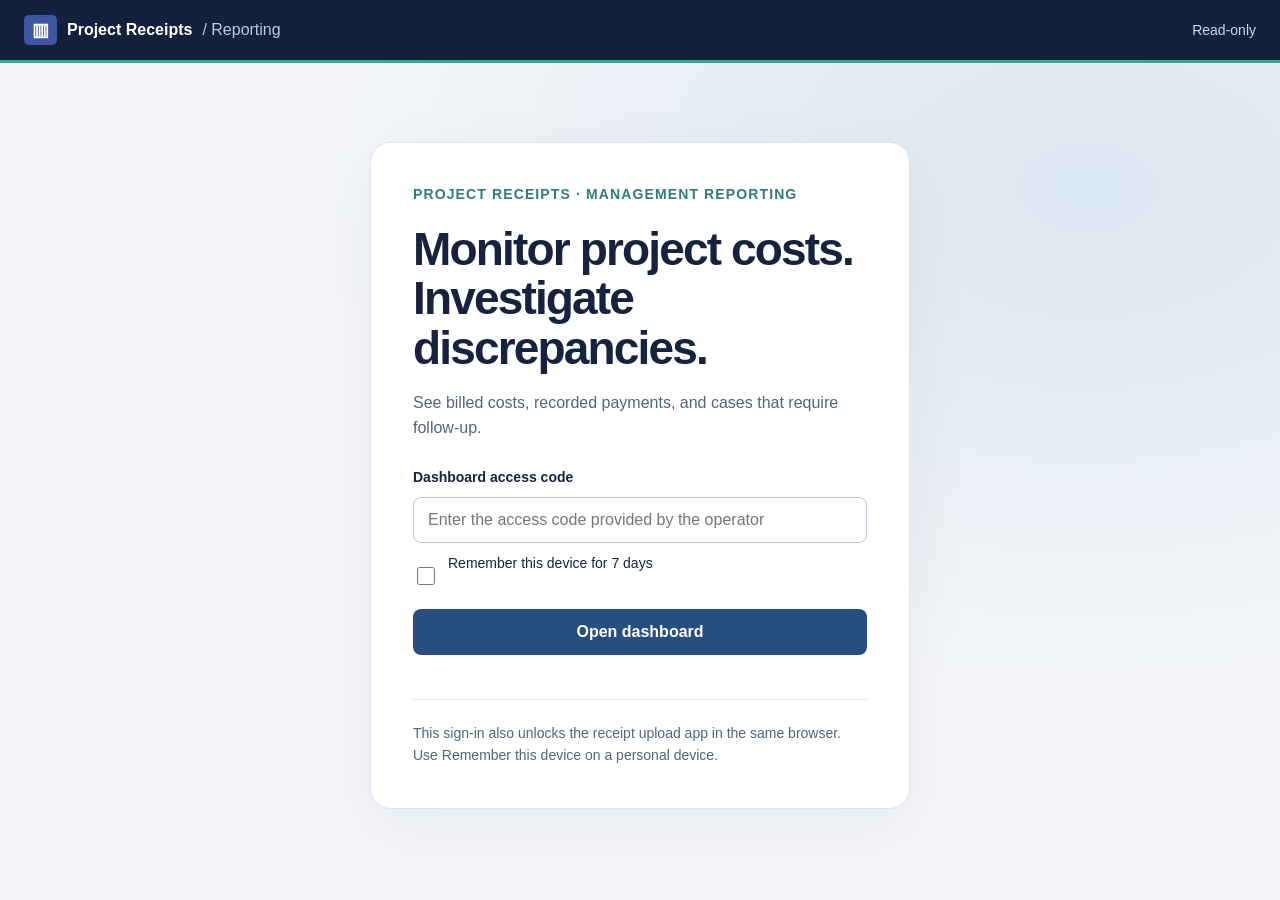
<file: index.html>
<!doctype html>
<html lang="en">
<head>
  <meta charset="utf-8">
  <meta name="viewport" content="width=device-width, initial-scale=1">
  <title>Project Receipts | Finance Dashboard</title>
  <meta name="referrer" content="no-referrer">
  <meta http-equiv="Content-Security-Policy" content="default-src 'self'; connect-src https://dkpgmchugxretivziawy.supabase.co; img-src 'self' data:; style-src 'self'; script-src 'self'; form-action 'none'; base-uri 'self'; object-src 'none'; upgrade-insecure-requests">
  <link rel="stylesheet" href="dashboard.css?v=20261127-en2">
  <script src="dashboard.js?v=20261127-en2" type="module"></script>
</head>
<body>
  <header class="topbar">
    <a class="brand" href="./?v=20261127-en2"><span class="brand-icon" aria-hidden="true">▥</span> Project Receipts <span class="top-section">/ Reporting</span></a>
    <div class="header-access"><span>Read-only</span><button id="logout" class="logout" hidden>Sign out</button></div>
  </header>
<section id="access-gate" class="access-gate" aria-labelledby="access-title">
    <div class="access-card"><span class="access-eyebrow">PROJECT RECEIPTS · MANAGEMENT REPORTING</span>
    <h1 id="access-title">Monitor project costs.<br>Investigate discrepancies.</h1>
    <p>See billed costs, recorded payments, and cases that require follow-up.</p>
    <form id="access-form"><label for="access-code">Dashboard access code</label>
    <input id="access-code" type="password" autocomplete="current-password" required maxlength="256" placeholder="Enter the access code provided by the operator">
    <label class="remember-device"><input id="access-remember" type="checkbox"><span>Remember this device for 7 days</span></label>
    <button id="access-submit" type="submit">Open dashboard</button>
    <p id="access-message" class="access-message" role="status" aria-live="polite"></p></form>
    <p class="access-note">This sign-in also unlocks the receipt upload app in the same browser. Use Remember this device on a personal device.</p></div>
  </section>
  <main hidden id="dashboard" data-source="./" data-cloud="true">
    <div class="page-heading">
      <div>
        <h1>Project Cost Overview</h1>
        <p>Project invoices and recorded payments</p>
      </div>
      <div class="sync">
        <span id="connection" data-state="waiting" role="status">Connecting to Google Sheets</span>
        <small id="updated">Waiting for the first data check</small>
      </div>
    </div>
    <p id="warning" class="warning" role="status" hidden></p>
    <section class="filters" aria-label="Report filters">
      <label>Project<select id="project"><option value="">All projects</option></select></label>
      <label>Category<select id="category"><option value="">All categories</option></select></label>
      <label>Invoice date from<input id="from-date" type="date"></label>
      <label>Invoice date to<input id="to-date" type="date"></label>
      <button class="quiet" id="clear-filters">Reset filter</button>
    </section>
    <section class="metrics" aria-label="Cost summary">
      <article class="billed-metric"><p>Total billed</p><strong id="total-billed">—</strong><small id="invoice-count"></small></article>
      <article class="paid-metric"><p>Payments recorded</p><strong id="total-paid">—</strong><small id="payment-note"></small></article>
      <article class="review-metric"><p>Needs review</p><strong id="review-count">—</strong><small>Amount differences or reference issues</small></article>
      <article class="pending-metric"><p>No payment recorded</p><strong id="pending-count">—</strong><small>Invoices without a payment record</small></article>
    </section>
    <div class="charts">
      <section class="panel trend-panel">
        <h2>Billed costs over time</h2>
        <p class="subheading" id="trend-caption">Monthly billed costs</p>
        <div class="plot">
          <canvas id="trend" role="img" aria-label="Billed cost trend chart"></canvas>
          <output class="plot-tooltip" id="trend-tip" hidden></output>
        </div>
      </section>
      <section class="panel status-panel">
        <h2>Reconciliation status</h2>
        <p class="subheading">Cases within the selected filters</p>
        <div id="status-chart" class="status-chart"></div>
      </section>
      <section class="panel category-panel">
        <h2>Billed costs by category</h2>
        <p class="subheading">Select a category in the chart to filter the report</p>
        <div id="category-chart"></div>
      </section>
    </div>
    <section class="panel cases">
      <div class="case-heading">
        <div><h2>Reconciliation details</h2><p class="subheading">Look up payment records by invoice ID.</p></div>
        <label class="search-label">Search<input id="search" type="search" placeholder="ID, category, or description"></label>
      </div>
      <div class="view-buttons" aria-label="Case view">
        <button id="needs-review" aria-pressed="true">Needs follow-up</button>
        <button id="all-cases" aria-pressed="false">All cases</button>
      </div>
      <div class="table-wrap" tabindex="0" role="region" aria-label="Reconciliation table">
        <table>
          <thead><tr><th scope="col">Reference</th><th scope="col">Description</th><th scope="col">Billed</th><th scope="col">Paid</th><th scope="col">Difference</th><th scope="col">Status</th></tr></thead>
          <tbody id="case-rows"></tbody>
        </table>
      </div>
      <div class="pagination"><small id="page-label"></small><button class="quiet" id="previous">Previous</button><button class="quiet" id="next">Next</button></div>
    </section>
    <footer>Read-only management view. The dashboard checks for updates every 15 seconds while open.</footer>
  </main>
</body>
</html>
</file>
<file: dashboard.css>
:root {
  color-scheme: light;
  font-family: Inter, "Segoe UI", sans-serif;
  color: #17223e;
  background: #f3f5f9;
  --muted: #53627d;
  --border: #dce3ef;
  --blue: #4058b5;
  --teal: #208376;
}
* { box-sizing: border-box; }
body { margin: 0; }
.topbar { background: #14203c; color: #fff; display: flex; justify-content: space-between; align-items: center; padding: 15px max(24px, calc((100% - 1380px) / 2)); border-bottom: 3px solid #32aa99; }
.brand, .upload-link { color: inherit; text-decoration: none; font-weight: 650; }
.brand { display: flex; align-items: center; gap: 10px; }
.brand-icon { background: #3e55a3; color: #fff; padding: 4px 8px; border-radius: 5px; font-size: 18px; }
.top-section { color: #bcc8e6; font-weight: 450; }
.upload-link { font-size: 13px; background: #3d53a3; border: 1px solid #5068bf; border-radius: 6px; padding: 8px 12px; }
main { margin: auto; max-width: 1432px; padding: 32px 26px; }
.page-heading, .case-heading { display: flex; align-items: end; justify-content: space-between; gap: 20px; margin-bottom: 20px; }
h1, h2, p { margin: 0; }
h1 { font-size: clamp(26px, 3vw, 38px); letter-spacing: -.04em; }
h2 { font-size: 17px; letter-spacing: -.02em; }
p, small, footer { color: var(--muted); line-height: 1.45; }
.page-heading p, .subheading { margin-top: 5px; }
.sync { flex: none; text-align: right; }
.sync span { display: inline-flex; align-items: center; gap: 7px; background: #dbefe3; color: #174734; border-radius: 999px; padding: 5px 10px; font-size: 13px; font-weight: 700; }
.sync span::before { content: ""; width: 8px; height: 8px; border-radius: 50%; background: currentColor; }
.sync [data-state="waiting"], .sync [data-state="stale"] { color: #724011; background: #fff1d4; }
.sync small { display: block; margin-top: 4px; }
.warning { padding: 12px; background: #fff1d4; margin-bottom: 14px; border-radius: 8px; }
.filters, .panel, .metrics article { background: #fff; border: 1px solid var(--border); border-radius: 12px; box-shadow: 0 4px 18px #1c294b05; }
.filters { display: flex; flex-wrap: wrap; align-items: end; gap: 12px; padding: 12px 14px; margin-bottom: 13px; }
label { display: grid; gap: 5px; font-size: 13px; font-weight: 700; }
button, select, input { font: inherit; }
select, input { min-height: 36px; border: 1px solid #aab7d1; border-radius: 5px; color: #17223e; background: white; padding: 6px 9px; }
.filters select { min-width: 151px; }
button { cursor: pointer; border-radius: 5px; padding: 8px 11px; border: 1px solid var(--border); color: #334985; background: #f2f5fd; }
button:disabled { opacity: .5; cursor: default; }
button:focus-visible, a:focus-visible, input:focus-visible, select:focus-visible, .table-wrap:focus-visible { outline: 3px solid #526bc8; outline-offset: 2px; }
.metrics { display: grid; grid-template-columns: repeat(4, minmax(0, 1fr)); gap: 13px; margin-bottom: 15px; }
.metrics article { padding: 20px 20px 18px; border-top: 3px solid var(--card-tone); background: linear-gradient(140deg,#fff 45%,#f7f9ff); }
.billed-metric { --card-tone: #4058b5; }
.paid-metric { --card-tone: #208376; }
.review-metric { --card-tone: #bf742f; }
.pending-metric { --card-tone: #7890b3; }
.metrics p { font-size: 14px; font-weight: 650; }
.metrics strong { display: block; margin: 11px 0 7px; letter-spacing: -.04em; overflow-wrap: anywhere; font-size: clamp(19px, 2.1vw, 34px); font-variant-numeric: tabular-nums; }
.metrics .review-metric strong { color: #9a4b18; }
.charts { display: grid; grid-template-columns: minmax(0, 1.85fr) minmax(0, 1fr); gap: 17px; margin-bottom: 17px; }
.panel { padding: 22px 24px; min-width: 0; }
.category-panel { grid-column: 1 / -1; }
.subheading { font-size: 14px; }
#category-chart { margin-top: 17px; display: grid; grid-template-columns: repeat(3, minmax(0, 1fr)); gap: 10px 25px; }
.bar-row { background: transparent; border-color: transparent; padding: 6px 7px; width: 100%; text-align: left; color: inherit; }
.bar-row:hover, .bar-row[aria-pressed="true"] { background: #eef2fd; border-color: #d3def8; }
.bar-label { display: flex; column-gap: 10px; justify-content: space-between; font-size: 13px; }
.bar-label strong { font-weight: 700; white-space: nowrap; }
.bar-track { display: block; height: 9px; border-radius: 3px; margin-top: 9px; background: #edf0f8; }
.bar-fill { display: block; height: 100%; border-radius: inherit; background: linear-gradient(90deg,#526ac5,#7e91d9); }
.plot { position: relative; height: 252px; margin-top: 18px; }
.plot canvas { width: 100%; height: 100%; display: block; }
.plot-tooltip { position: absolute; pointer-events: none; top: 4px; right: 5px; white-space: nowrap; color: #fff; background: #182443; padding: 5px 8px; border-radius: 5px; font-size: 12px; }
.status-chart { display: grid; align-items: center; justify-items: center; grid-template-columns: 1fr; gap: 13px; margin-top: 12px; }
.donut { width: 145px; height: 145px; border-radius: 50%; display: grid; place-items: center; background: #e6ebf4; }
.donut-inner { border-radius: 50%; width: 108px; height: 108px; background: white; display: grid; place-content: center; text-align: center; }
.donut-inner strong { font-size: 24px; line-height: 1.1; }
.legend { width: 100%; list-style: none; margin: 0; padding: 0; }
.legend li { display: grid; grid-template-columns: 8px 1fr auto; align-items: center; gap: 9px; padding: 4px 0; font-size: 13px; border-bottom: 1px solid #f0f3f8; }
.legend li span:first-child { height: 8px; border-radius: 2px; }
.case-heading { margin-bottom: 13px; }
.search-label input { width: min(285px, 100%); }
.view-buttons { display: flex; gap: 7px; margin-bottom: 10px; }
.view-buttons [aria-pressed="true"] { background: #4058b5; color: #fff; border-color: #4058b5; }
.table-wrap { overflow-x: auto; }
table { border-collapse: collapse; width: 100%; min-width: 760px; font-size: 13px; }
th { font-weight: 700; background: #eaf0fb; }
td, th { text-align: left; border-bottom: 1px solid #e2e8f3; padding: 10px; vertical-align: top; }
tbody tr:nth-child(even) { background: #f8faff; }
td.amount-cell, th:nth-child(n+3):nth-child(-n+5) { text-align: right; white-space: nowrap; }
td small { display: block; margin-top: 4px; }
td:first-child { font-weight: 650; color: #354b7e; min-width: 118px; }
td:first-child small { font-weight: 400; font-size: 11px; }
td:nth-child(2) { line-height: 1.65; max-width: 450px; }
tbody tr:hover { background: #edf3ff; }
.status-pill { white-space: nowrap; font-weight: 650; border-radius: 12px; padding: 4px 8px; display: inline-block; }
.matched { background: #e1f2e7; color: #19603a; }
.variance { background: #ffeedd; color: #803917; }
.pending { background: #ecf0f4; color: #3f5669; }
.check-ref { background: #fae6e5; color: #8c3533; }
.pagination { display: flex; justify-content: end; align-items: center; gap: 8px; margin-top: 13px; }
.pagination small { margin-right: auto; }
footer { margin-top: 15px; font-size: 13px; }
@media (max-width: 800px) {
  .metrics { grid-template-columns: repeat(2, minmax(0, 1fr)); }
  .charts { grid-template-columns: minmax(0, 1.4fr) minmax(0, 1fr); }
  #category-chart { grid-template-columns: repeat(2, minmax(0, 1fr)); }
}
@media (max-width: 555px) {
  main { padding: 23px 13px; }
  .topbar { padding-inline: 13px; }
  .page-heading, .case-heading { align-items: start; flex-direction: column; gap: 12px; }
  .sync { text-align: left; }
  .filters { padding: 12px; }
  .metrics { gap: 8px; }
  .metrics article { padding: 12px; }
  .panel { padding: 13px; }
  .top-section { display: none; }
  .charts, #category-chart { grid-template-columns: 1fr; }
  .status-chart { grid-template-columns: 126px minmax(0, 1fr); }
  .pagination { flex-wrap: wrap; }
}

.remember-device { display:flex!important; align-items:flex-start; gap:10px; font-weight:400; }
.remember-device input { width:18px!important; height:18px; flex:0 0 18px; margin-top:3px; }
[hidden] { display: none !important; }
body { min-width: 320px; }
label, .upload-link, .sync span { font-size: 0.875rem; }
.header-access { display:flex; align-items:center; gap:16px; font-size:0.875rem; color:#cdd7ef; }
.logout { border:1px solid #566a99; background:#243456; color:white; border-radius:6px; padding:8px 14px; cursor:pointer; }
.access-gate { min-height:calc(100vh - 75px); display:grid; place-items:center; padding:48px 22px; background:radial-gradient(ellipse at 85% 15%,#dce8f2,transparent 50%),#f3f5f9; }
.access-card { width:min(100%,540px); background:white; border:1px solid var(--border); border-radius:20px; padding:42px; box-shadow:0 20px 70px #14203c0d; }
.access-eyebrow { font-size:.875rem; color:#337c76; font-weight:750; letter-spacing:.08em; }
.access-card h1 { margin:22px 0 16px; font-size:clamp(32px,4vw,46px); line-height:1.08; }
.access-card p { font-size:1rem; line-height:1.6; }
#access-form { display:grid; gap:12px; margin:28px 0 8px; }
#access-form label { font-size:.875rem; }
#access-code { width:100%; padding:13px 14px; border:1px solid #b8c5db; border-radius:8px; font-size:1rem; }
#access-submit { background:#284d81; color:white; padding:14px; border:0; border-radius:8px; font-weight:700; cursor:pointer; }
#access-submit:disabled { opacity:.65; cursor:wait; }
.access-message { min-height:24px; color:#a1473b; }
.access-card .access-note { font-size:.875rem; border-top:1px solid var(--border); padding-top:22px; }
@media(max-width:600px) { .access-card { padding:28px 22px; } .top-section { display:none; } }
</file>
